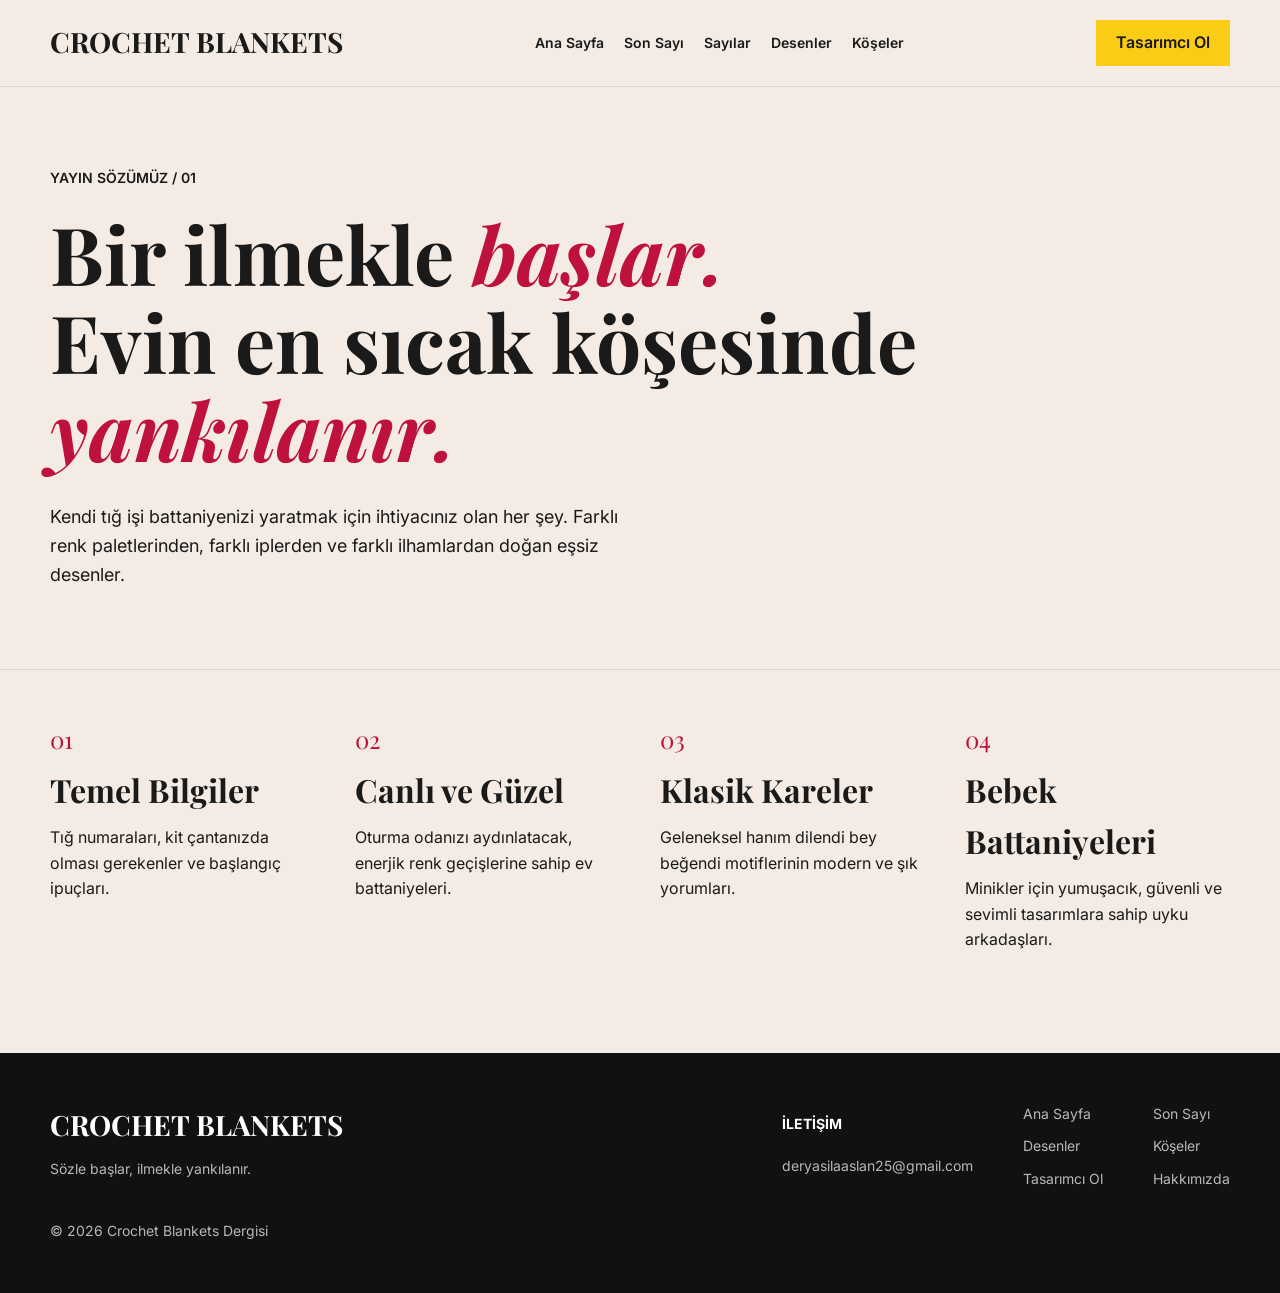
<file: index.html>
<!DOCTYPE html>
<html lang="tr">
<head>
    <meta charset="UTF-8">
    <meta name="viewport" content="width=device-width, initial-scale=1.0">
    <title>Crochet Blankets | Tığ İşi Dergisi</title>
    <link rel="stylesheet" href="css/style.css">
</head>
<body>

    <!-- ÜST MENÜ -->
    <header>
        <a href="index.html" class="logo">CROCHET BLANKETS</a>
        <nav class="nav-links">
            <a href="index.html">Ana Sayfa</a>
            <a href="son-sayi.html">Son Sayı</a>
            <a href="sayilar.html">Sayılar</a>
            <a href="desenler.html">Desenler</a>
            <a href="koseler.html">Köşeler</a>
        </nav>
        <a href="yazar-ol.html" class="btn-yellow">Tasarımcı Ol</a>
    </header>

    <!-- ANA EKRAN (HERO) -->
    <section class="hero">
        <p style="font-weight: 600; margin-bottom: 20px; font-size: 14px;">YAYIN SÖZÜMÜZ / 01</p>
        <h1>Bir ilmekle <span>başlar.</span> <br> Evin en sıcak köşesinde <span>yankılanır.</span></h1>
        <p style="margin-top: 30px;">Kendi tığ işi battaniyenizi yaratmak için ihtiyacınız olan her şey. Farklı renk paletlerinden, farklı iplerden ve farklı ilhamlardan doğan eşsiz desenler.</p>
    </section>

    <!-- KÖŞELER BÖLÜMÜ -->
    <section class="grid-container">
        <div class="card">
            <div class="number">01</div>
            <h3>Temel Bilgiler</h3>
            <p>Tığ numaraları, kit çantanızda olması gerekenler ve başlangıç ipuçları.</p>
        </div>
        <div class="card">
            <div class="number">02</div>
            <h3>Canlı ve Güzel</h3>
            <p>Oturma odanızı aydınlatacak, enerjik renk geçişlerine sahip ev battaniyeleri.</p>
        </div>
        <div class="card">
            <div class="number">03</div>
            <h3>Klasik Kareler</h3>
            <p>Geleneksel hanım dilendi bey beğendi motiflerinin modern ve şık yorumları.</p>
        </div>
        <div class="card">
            <div class="number">04</div>
            <h3>Bebek Battaniyeleri</h3>
            <p>Minikler için yumuşacık, güvenli ve sevimli tasarımlara sahip uyku arkadaşları.</p>
        </div>
    </section>

    <!-- FOOTER -->
    <footer>
        <div>
            <a href="index.html" class="logo">CROCHET BLANKETS</a>
            <p>Sözle başlar, ilmekle yankılanır.</p>
            <p style="margin-top: 40px;">&copy; 2026 Crochet Blankets Dergisi</p>
        </div>
        <div class="footer-links">
            <div>
                <p style="color: #fff; font-weight: bold; opacity: 1;">İLETİŞİM</p>
                <p>deryasilaaslan25@gmail.com</p>
            </div>
            <div>
                <a href="index.html">Ana Sayfa</a>
                <a href="desenler.html">Desenler</a>
                <a href="yazar-ol.html">Tasarımcı Ol</a>
            </div>
            <div>
                <a href="son-sayi.html">Son Sayı</a>
                <a href="koseler.html">Köşeler</a>
                <a href="hakkimizda.html">Hakkımızda</a>
            </div>
        </div>
    </footer>

</body>
</html>
</file>
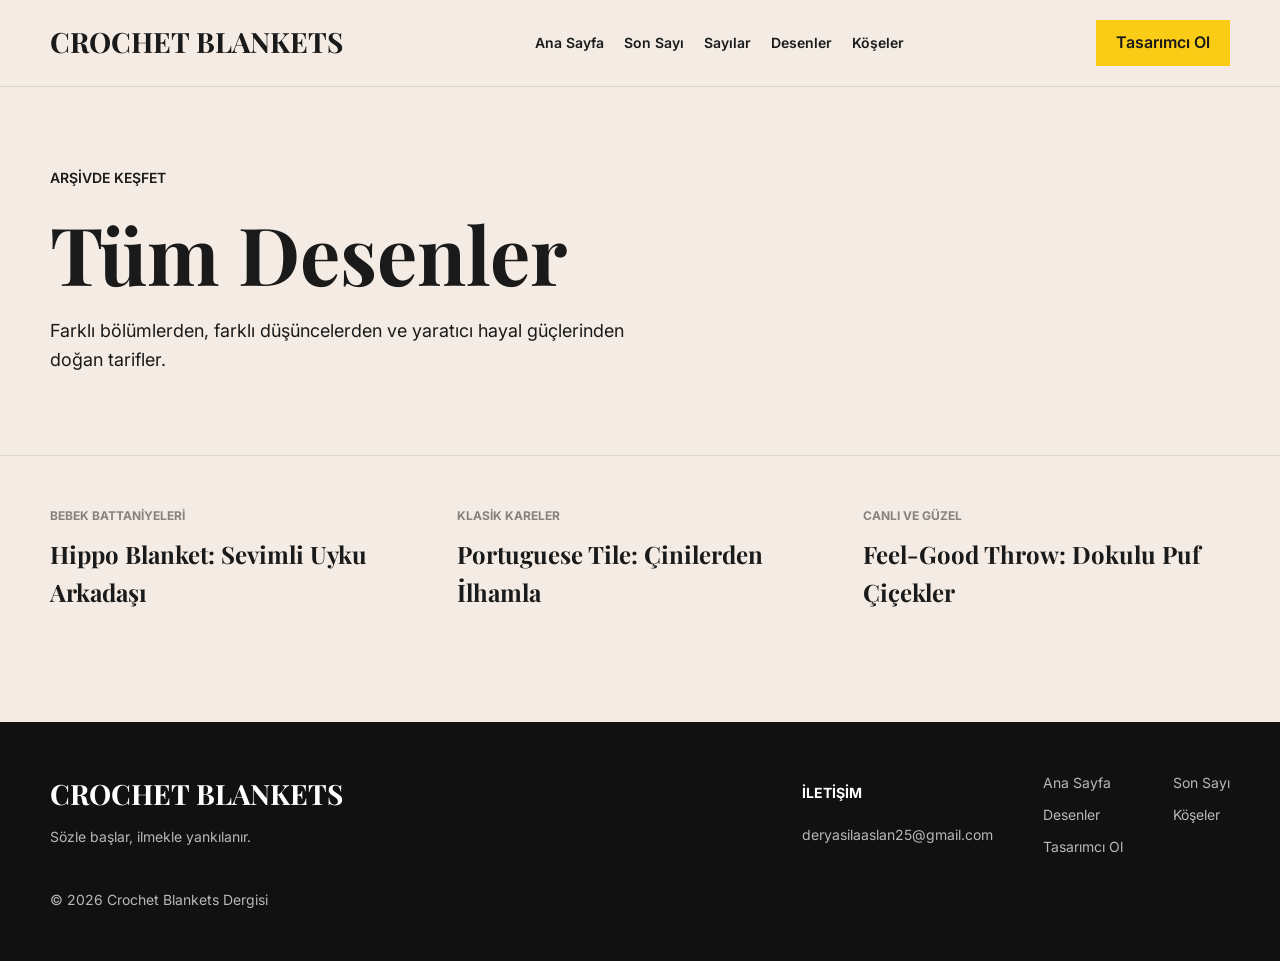
<file: desenler.html>
<!DOCTYPE html>
<html lang="tr">
<head>
    <meta charset="UTF-8">
    <meta name="viewport" content="width=device-width, initial-scale=1.0">
    <title>Desenler | Crochet Blankets</title>
    <link rel="stylesheet" href="css/style.css">
</head>
<body>

    <header>
        <a href="index.html" class="logo">CROCHET BLANKETS</a>
        <nav class="nav-links">
            <a href="index.html">Ana Sayfa</a>
            <a href="son-sayi.html">Son Sayı</a>
            <a href="sayilar.html">Sayılar</a>
            <a href="desenler.html">Desenler</a>
            <a href="koseler.html">Köşeler</a>
        </nav>
        <a href="yazar-ol.html" class="btn-yellow">Tasarımcı Ol</a>
    </header>

    <section class="hero">
        <p style="font-weight: 600; margin-bottom: 20px; font-size: 14px;">ARŞİVDE KEŞFET</p>
        <h1 style="font-size: 5rem; margin-bottom: 20px;">Tüm Desenler</h1>
        <p style="font-size: 18px; max-width: 600px;">Farklı bölümlerden, farklı düşüncelerden ve yaratıcı hayal güçlerinden doğan tarifler.</p>
    </section>

    <section class="grid-container" style="padding: 50px;">
        <div class="card">
            <p style="font-size: 12px; font-weight: bold; opacity: 0.5;">BEBEK BATTANİYELERİ</p>
            <h3 style="font-size: 1.5rem; margin: 10px 0;">Hippo Blanket: Sevimli Uyku Arkadaşı</h3>
        </div>
        <div class="card">
            <p style="font-size: 12px; font-weight: bold; opacity: 0.5;">KLASİK KARELER</p>
            <h3 style="font-size: 1.5rem; margin: 10px 0;">Portuguese Tile: Çinilerden İlhamla</h3>
        </div>
        <div class="card">
            <p style="font-size: 12px; font-weight: bold; opacity: 0.5;">CANLI VE GÜZEL</p>
            <h3 style="font-size: 1.5rem; margin: 10px 0;">Feel-Good Throw: Dokulu Puf Çiçekler</h3>
        </div>
    </section>

    <footer>
        <div>
            <a href="index.html" class="logo">CROCHET BLANKETS</a>
            <p>Sözle başlar, ilmekle yankılanır.</p>
            <p style="margin-top: 40px;">&copy; 2026 Crochet Blankets Dergisi</p>
        </div>
        <div class="footer-links">
            <div>
                <p style="color: #fff; font-weight: bold; opacity: 1;">İLETİŞİM</p>
                <p>deryasilaaslan25@gmail.com</p>
            </div>
            <div>
                <a href="index.html">Ana Sayfa</a>
                <a href="desenler.html">Desenler</a>
                <a href="yazar-ol.html">Tasarımcı Ol</a>
            </div>
            <div>
                <a href="son-sayi.html">Son Sayı</a>
                <a href="koseler.html">Köşeler</a>
            </div>
        </div>
    </footer>

</body>
</html>
</file>
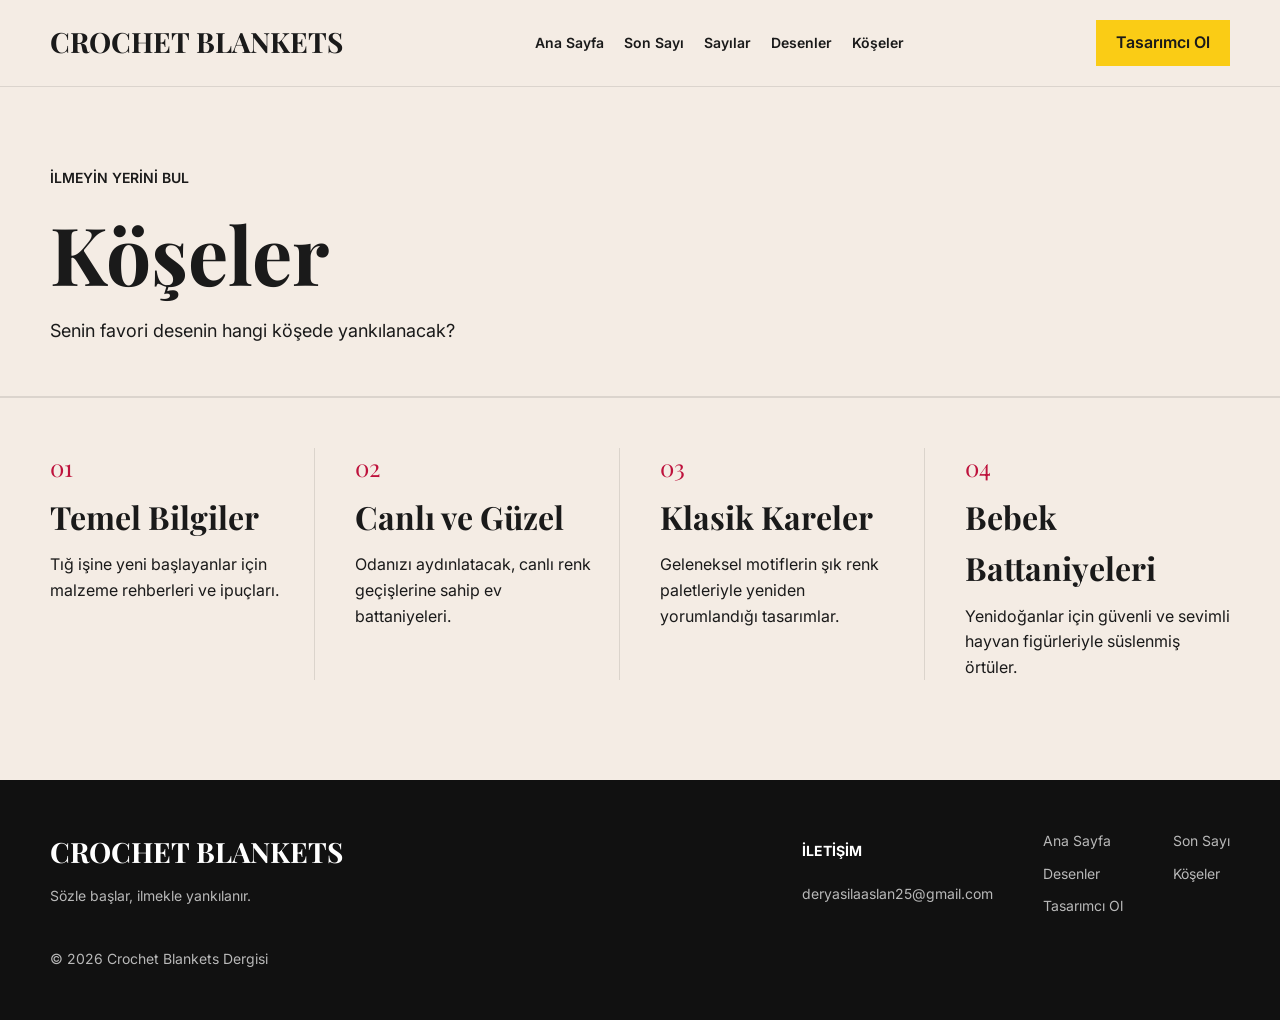
<file: koseler.html>
<!DOCTYPE html>
<html lang="tr">
<head>
    <meta charset="UTF-8">
    <meta name="viewport" content="width=device-width, initial-scale=1.0">
    <title>Köşeler | Crochet Blankets</title>
    <link rel="stylesheet" href="css/style.css">
</head>
<body>

    <header>
        <a href="index.html" class="logo">CROCHET BLANKETS</a>
        <nav class="nav-links">
            <a href="index.html">Ana Sayfa</a>
            <a href="son-sayi.html">Son Sayı</a>
            <a href="sayilar.html">Sayılar</a>
            <a href="desenler.html">Desenler</a>
            <a href="koseler.html">Köşeler</a>
        </nav>
        <a href="yazar-ol.html" class="btn-yellow">Tasarımcı Ol</a>
    </header>

    <section class="hero" style="border-bottom: 1px solid rgba(0,0,0,0.1); padding-bottom: 50px;">
        <p style="font-weight: 600; margin-bottom: 20px; font-size: 14px;">İLMEYİN YERİNİ BUL</p>
        <h1 style="font-size: 5rem; margin-bottom: 20px;">Köşeler</h1>
        <p style="font-size: 18px;">Senin favori desenin hangi köşede yankılanacak?</p>
    </section>

    <section class="grid-container" style="padding: 50px;">
        <div class="card" style="border-right: 1px solid rgba(0,0,0,0.1); padding-right: 20px;">
            <div class="number">01</div>
            <h3>Temel Bilgiler</h3>
            <p>Tığ işine yeni başlayanlar için malzeme rehberleri ve ipuçları.</p>
        </div>
        <div class="card" style="border-right: 1px solid rgba(0,0,0,0.1); padding-right: 20px;">
            <div class="number">02</div>
            <h3>Canlı ve Güzel</h3>
            <p>Odanızı aydınlatacak, canlı renk geçişlerine sahip ev battaniyeleri.</p>
        </div>
        <div class="card" style="border-right: 1px solid rgba(0,0,0,0.1); padding-right: 20px;">
            <div class="number">03</div>
            <h3>Klasik Kareler</h3>
            <p>Geleneksel motiflerin şık renk paletleriyle yeniden yorumlandığı tasarımlar.</p>
        </div>
        <div class="card">
            <div class="number">04</div>
            <h3>Bebek Battaniyeleri</h3>
            <p>Yenidoğanlar için güvenli ve sevimli hayvan figürleriyle süslenmiş örtüler.</p>
        </div>
    </section>

    <footer>
        <div>
            <a href="index.html" class="logo">CROCHET BLANKETS</a>
            <p>Sözle başlar, ilmekle yankılanır.</p>
            <p style="margin-top: 40px;">&copy; 2026 Crochet Blankets Dergisi</p>
        </div>
        <div class="footer-links">
            <div>
                <p style="color: #fff; font-weight: bold; opacity: 1;">İLETİŞİM</p>
                <p>deryasilaaslan25@gmail.com</p>
            </div>
            <div>
                <a href="index.html">Ana Sayfa</a>
                <a href="desenler.html">Desenler</a>
                <a href="yazar-ol.html">Tasarımcı Ol</a>
            </div>
            <div>
                <a href="son-sayi.html">Son Sayı</a>
                <a href="koseler.html">Köşeler</a>
            </div>
        </div>
    </footer>

</body>
</html>
</file>
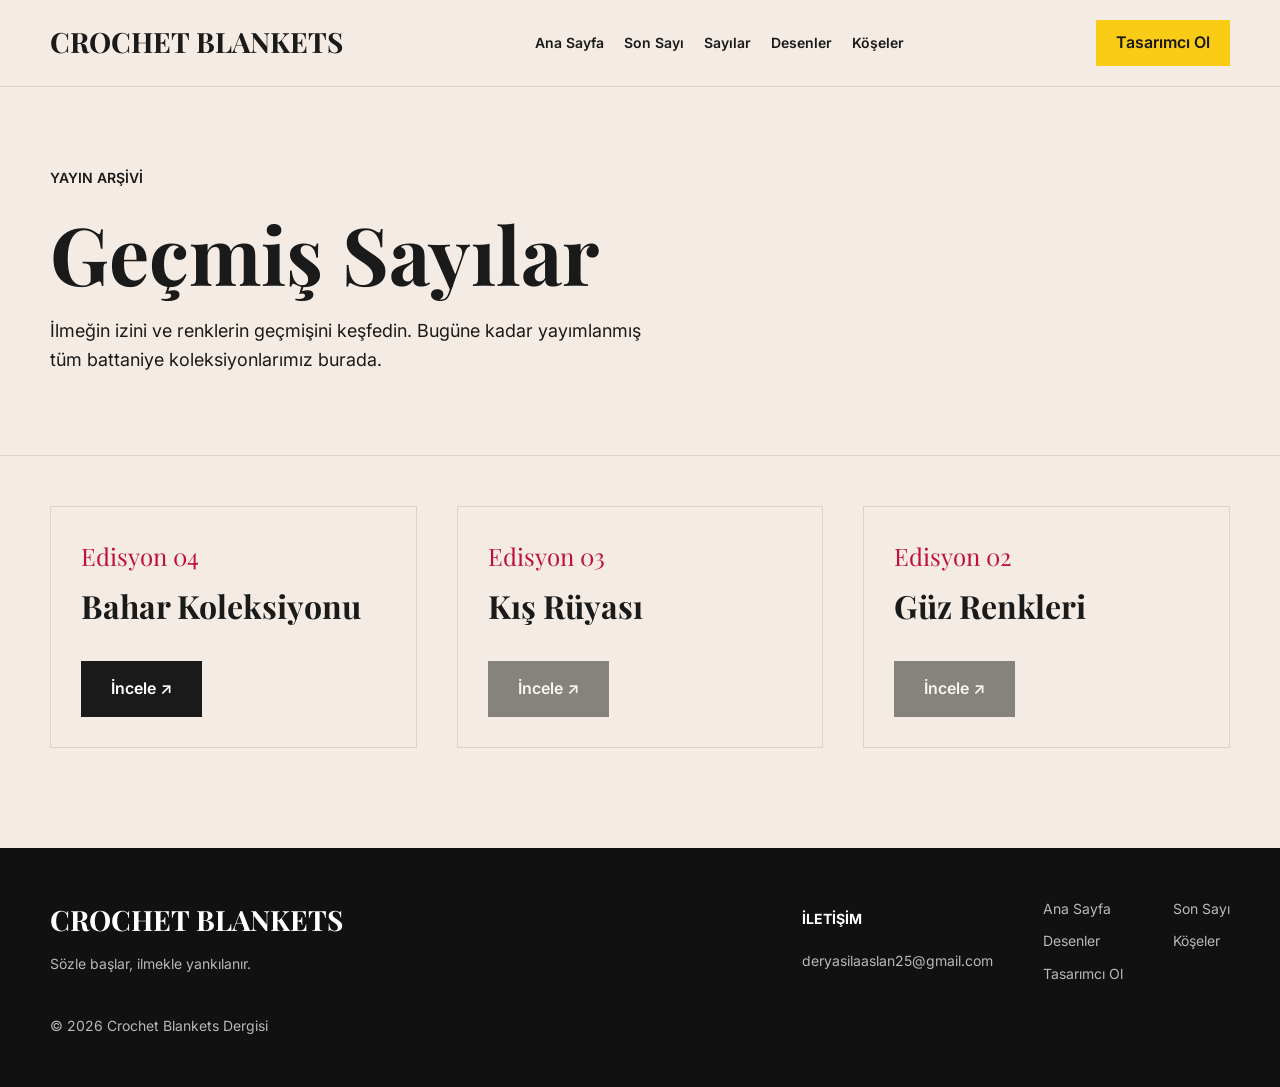
<file: sayilar.html>
<!DOCTYPE html>
<html lang="tr">
<head>
    <meta charset="UTF-8">
    <meta name="viewport" content="width=device-width, initial-scale=1.0">
    <title>Sayılar | Crochet Blankets</title>
    <link rel="stylesheet" href="css/style.css">
</head>
<body>

    <header>
        <a href="index.html" class="logo">CROCHET BLANKETS</a>
        <nav class="nav-links">
            <a href="index.html">Ana Sayfa</a>
            <a href="son-sayi.html">Son Sayı</a>
            <a href="sayilar.html">Sayılar</a>
            <a href="desenler.html">Desenler</a>
            <a href="koseler.html">Köşeler</a>
        </nav>
        <a href="yazar-ol.html" class="btn-yellow">Tasarımcı Ol</a>
    </header>

    <section class="hero">
        <p style="font-weight: 600; margin-bottom: 20px; font-size: 14px;">YAYIN ARŞİVİ</p>
        <h1 style="font-size: 5rem; margin-bottom: 20px;">Geçmiş Sayılar</h1>
        <p style="font-size: 18px; max-width: 600px;">İlmeğin izini ve renklerin geçmişini keşfedin. Bugüne kadar yayımlanmış tüm battaniye koleksiyonlarımız burada.</p>
    </section>

    <section class="grid-container" style="padding: 50px;">
        <div class="card" style="padding: 30px; border: 1px solid rgba(0,0,0,0.1);">
            <div class="number">Edisyon 04</div>
            <h3>Bahar Koleksiyonu</h3>
            <a href="son-sayi.html" class="btn-dark">İncele &#x2197;</a>
        </div>
        <div class="card" style="padding: 30px; border: 1px solid rgba(0,0,0,0.1);">
            <div class="number">Edisyon 03</div>
            <h3>Kış Rüyası</h3>
            <a href="#" class="btn-dark" style="opacity: 0.5;">İncele &#x2197;</a>
        </div>
        <div class="card" style="padding: 30px; border: 1px solid rgba(0,0,0,0.1);">
            <div class="number">Edisyon 02</div>
            <h3>Güz Renkleri</h3>
            <a href="#" class="btn-dark" style="opacity: 0.5;">İncele &#x2197;</a>
        </div>
    </section>

    <footer>
        <div>
            <a href="index.html" class="logo">CROCHET BLANKETS</a>
            <p>Sözle başlar, ilmekle yankılanır.</p>
            <p style="margin-top: 40px;">&copy; 2026 Crochet Blankets Dergisi</p>
        </div>
        <div class="footer-links">
            <div>
                <p style="color: #fff; font-weight: bold; opacity: 1;">İLETİŞİM</p>
                <p>deryasilaaslan25@gmail.com</p>
            </div>
            <div>
                <a href="index.html">Ana Sayfa</a>
                <a href="desenler.html">Desenler</a>
                <a href="yazar-ol.html">Tasarımcı Ol</a>
            </div>
            <div>
                <a href="son-sayi.html">Son Sayı</a>
                <a href="koseler.html">Köşeler</a>
            </div>
        </div>
    </footer>

</body>
</html>
</file>
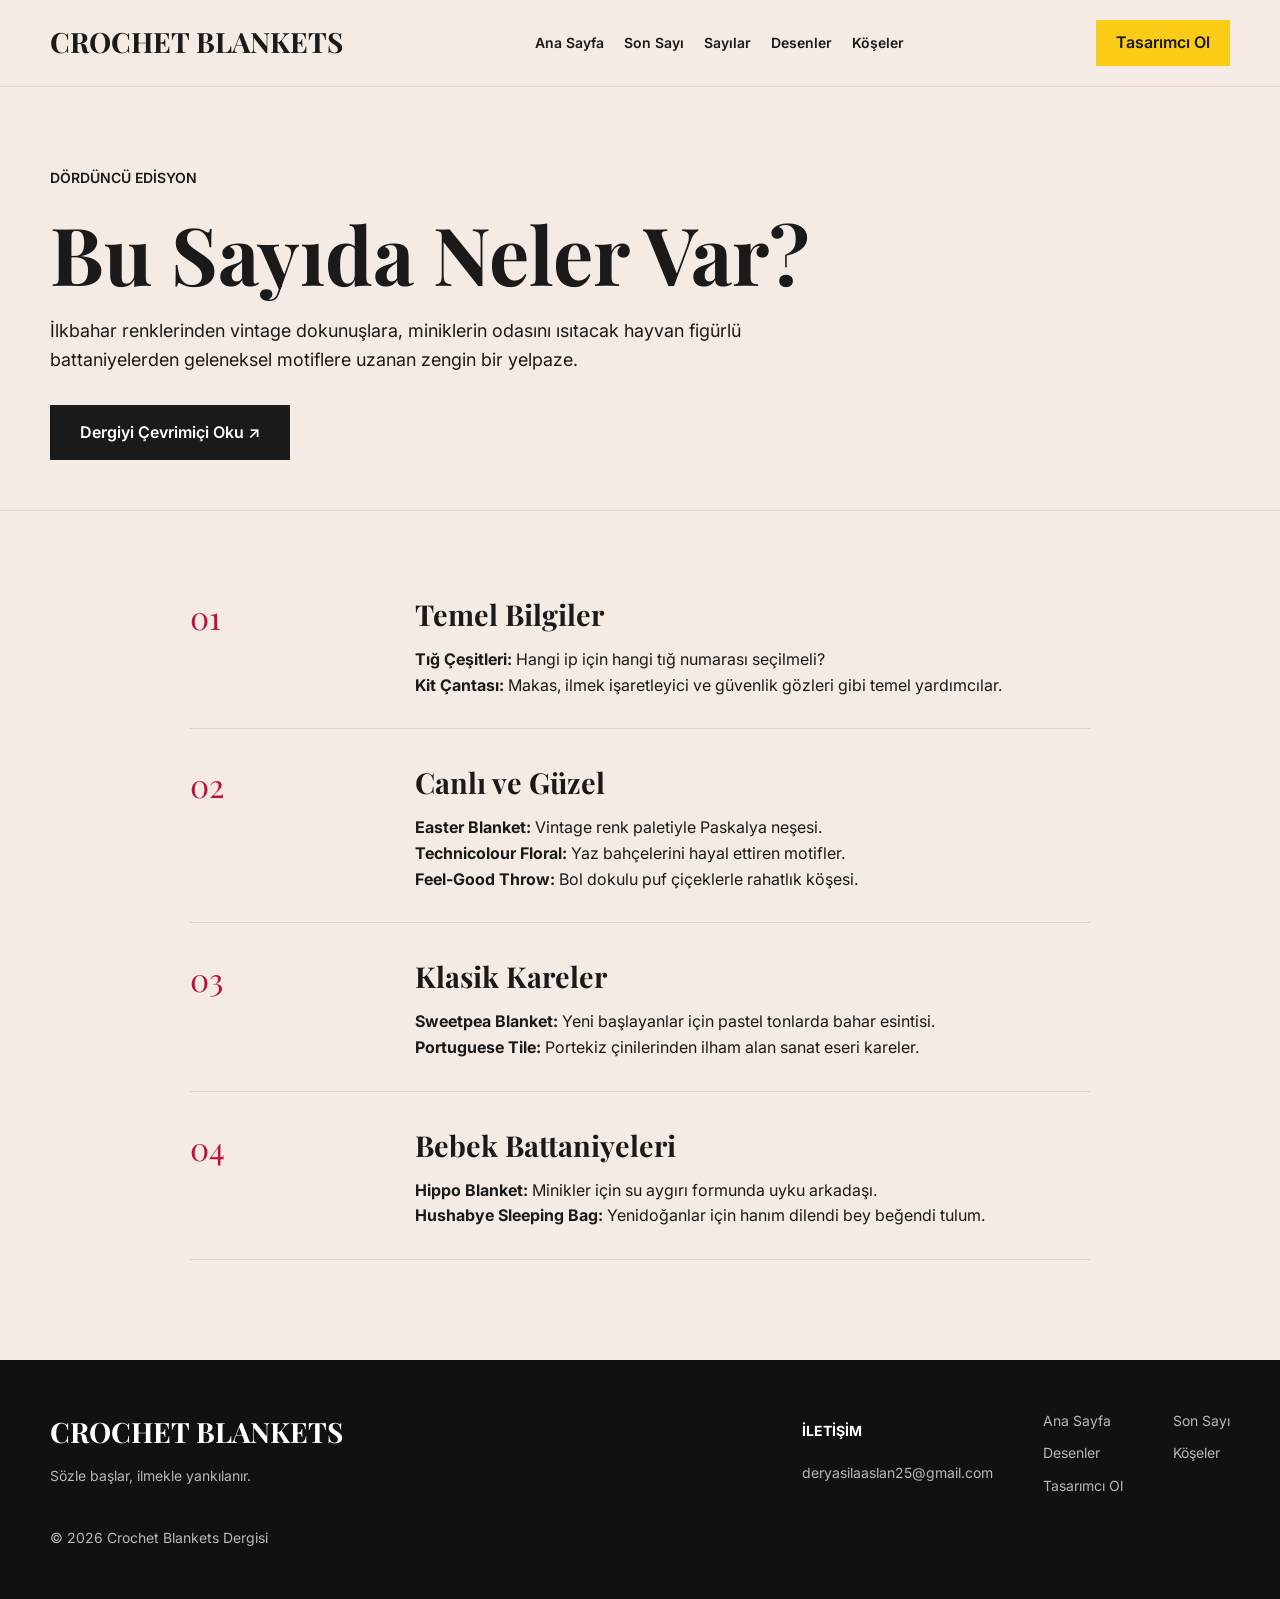
<file: son-sayi.html>
<!DOCTYPE html>
<html lang="tr">
<head>
    <meta charset="UTF-8">
    <meta name="viewport" content="width=device-width, initial-scale=1.0">
    <title>Son Sayı | Crochet Blankets</title>
    <link rel="stylesheet" href="css/style.css">
</head>
<body>

    <header>
        <a href="index.html" class="logo">CROCHET BLANKETS</a>
        <nav class="nav-links">
            <a href="index.html">Ana Sayfa</a>
            <a href="son-sayi.html">Son Sayı</a>
            <a href="sayilar.html">Sayılar</a>
            <a href="desenler.html">Desenler</a>
            <a href="koseler.html">Köşeler</a>
        </nav>
        <a href="yazar-ol.html" class="btn-yellow">Tasarımcı Ol</a>
    </header>

    <section class="hero" style="border-bottom: 1px solid rgba(0,0,0,0.1); padding-bottom: 50px;">
        <p style="font-weight: 600; margin-bottom: 20px; font-size: 14px;">DÖRDÜNCÜ EDİSYON</p>
        <h1 style="font-size: 5rem; margin-bottom: 20px;">Bu Sayıda Neler Var?</h1>
        <p style="font-size: 18px; max-width: 800px;">İlkbahar renklerinden vintage dokunuşlara, miniklerin odasını ısıtacak hayvan figürlü battaniyelerden geleneksel motiflere uzanan zengin bir yelpaze.</p>
        
        <!-- YENİ EKLENEN OKUMA BUTONU -->
        <a href="oku.html" class="btn-dark" style="margin-top: 30px;">Dergiyi Çevrimiçi Oku &#x2197;</a>
    </section>

    <section style="padding: 50px; max-width: 1000px; margin: 0 auto;">
        
        <div style="display: flex; border-bottom: 1px solid rgba(0,0,0,0.1); padding: 30px 0;">
            <div style="flex: 1; font-family: 'Playfair Display', serif; font-size: 2rem; color: var(--accent-red);">01</div>
            <div style="flex: 3;">
                <h3 style="font-size: 1.8rem; margin-bottom: 10px;">Temel Bilgiler</h3>
                <p><strong>Tığ Çeşitleri:</strong> Hangi ip için hangi tığ numarası seçilmeli?<br>
                <strong>Kit Çantası:</strong> Makas, ilmek işaretleyici ve güvenlik gözleri gibi temel yardımcılar.</p>
            </div>
        </div>

        <div style="display: flex; border-bottom: 1px solid rgba(0,0,0,0.1); padding: 30px 0;">
            <div style="flex: 1; font-family: 'Playfair Display', serif; font-size: 2rem; color: var(--accent-red);">02</div>
            <div style="flex: 3;">
                <h3 style="font-size: 1.8rem; margin-bottom: 10px;">Canlı ve Güzel</h3>
                <p><strong>Easter Blanket:</strong> Vintage renk paletiyle Paskalya neşesi.<br>
                <strong>Technicolour Floral:</strong> Yaz bahçelerini hayal ettiren motifler.<br>
                <strong>Feel-Good Throw:</strong> Bol dokulu puf çiçeklerle rahatlık köşesi.</p>
            </div>
        </div>

        <div style="display: flex; border-bottom: 1px solid rgba(0,0,0,0.1); padding: 30px 0;">
            <div style="flex: 1; font-family: 'Playfair Display', serif; font-size: 2rem; color: var(--accent-red);">03</div>
            <div style="flex: 3;">
                <h3 style="font-size: 1.8rem; margin-bottom: 10px;">Klasik Kareler</h3>
                <p><strong>Sweetpea Blanket:</strong> Yeni başlayanlar için pastel tonlarda bahar esintisi.<br>
                <strong>Portuguese Tile:</strong> Portekiz çinilerinden ilham alan sanat eseri kareler.</p>
            </div>
        </div>

        <div style="display: flex; border-bottom: 1px solid rgba(0,0,0,0.1); padding: 30px 0;">
            <div style="flex: 1; font-family: 'Playfair Display', serif; font-size: 2rem; color: var(--accent-red);">04</div>
            <div style="flex: 3;">
                <h3 style="font-size: 1.8rem; margin-bottom: 10px;">Bebek Battaniyeleri</h3>
                <p><strong>Hippo Blanket:</strong> Minikler için su aygırı formunda uyku arkadaşı.<br>
                <strong>Hushabye Sleeping Bag:</strong> Yenidoğanlar için hanım dilendi bey beğendi tulum.</p>
            </div>
        </div>

    </section>

    <footer>
        <div>
            <a href="index.html" class="logo">CROCHET BLANKETS</a>
            <p>Sözle başlar, ilmekle yankılanır.</p>
            <p style="margin-top: 40px;">&copy; 2026 Crochet Blankets Dergisi</p>
        </div>
        <div class="footer-links">
            <div>
                <p style="color: #fff; font-weight: bold; opacity: 1;">İLETİŞİM</p>
                <p>deryasilaaslan25@gmail.com</p>
            </div>
            <div>
                <a href="index.html">Ana Sayfa</a>
                <a href="desenler.html">Desenler</a>
                <a href="yazar-ol.html">Tasarımcı Ol</a>
            </div>
            <div>
                <a href="son-sayi.html">Son Sayı</a>
                <a href="koseler.html">Köşeler</a>
            </div>
        </div>
    </footer>

</body>
</html>
</file>
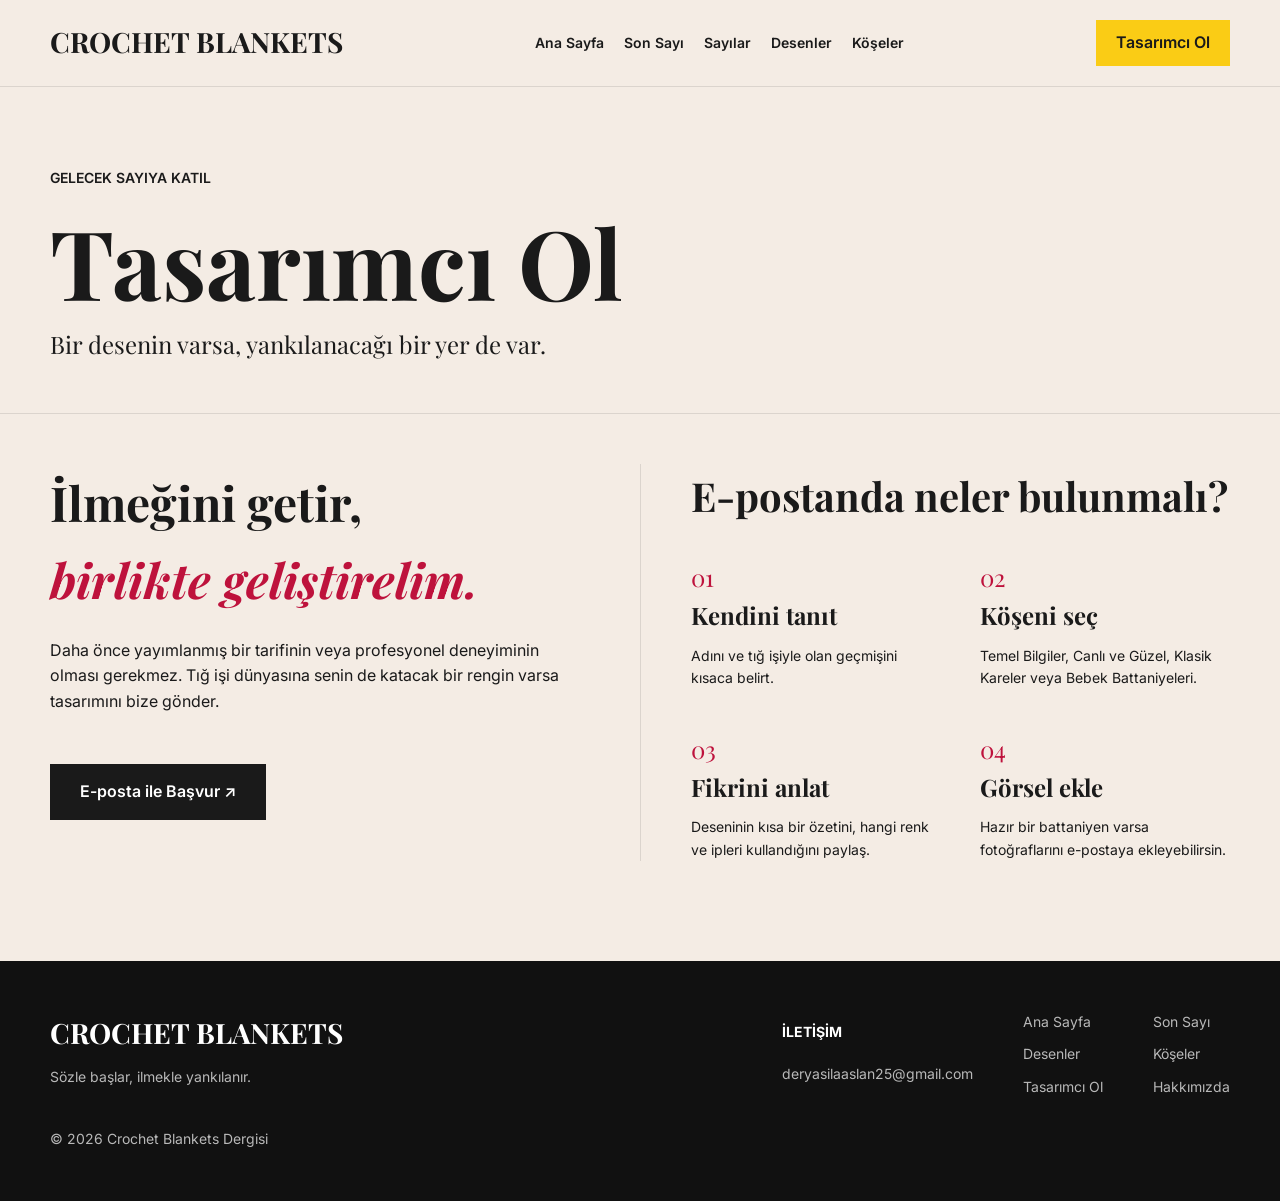
<file: yazar-ol.html>
<!DOCTYPE html>
<html lang="tr">
<head>
    <meta charset="UTF-8">
    <meta name="viewport" content="width=device-width, initial-scale=1.0">
    <title>Tasarımcı Ol | Crochet Blankets</title>
    <link rel="stylesheet" href="css/style.css">
</head>
<body>

    <!-- ÜST MENÜ -->
    <header>
        <a href="index.html" class="logo">CROCHET BLANKETS</a>
        <nav class="nav-links">
            <a href="index.html">Ana Sayfa</a>
            <a href="son-sayi.html">Son Sayı</a>
            <a href="sayilar.html">Sayılar</a>
            <a href="desenler.html">Desenler</a>
            <a href="koseler.html">Köşeler</a>
        </nav>
        <a href="yazar-ol.html" class="btn-yellow">Tasarımcı Ol</a>
    </header>

    <!-- ANA EKRAN -->
    <section class="hero" style="display: flex; justify-content: space-between; border-bottom: 1px solid rgba(0,0,0,0.1); padding-bottom: 50px;">
        <div style="flex: 1;">
            <p style="font-weight: 600; margin-bottom: 20px; font-size: 14px;">GELECEK SAYIYA KATIL</p>
            <h1 style="font-size: 6rem; margin-bottom: 10px;">Tasarımcı Ol</h1>
            <p style="font-family: 'Playfair Display', serif; font-size: 24px; color: var(--text-dark);">Bir desenin varsa, yankılanacağı bir yer de var.</p>
        </div>
    </section>

    <!-- BAŞVURU DETAYLARI -->
    <section style="display: flex; padding: 50px;">
        <div style="flex: 1; padding-right: 50px; border-right: 1px solid rgba(0,0,0,0.1);">
            <h2 style="font-size: 3rem; color: var(--text-dark); margin-bottom: 20px;">İlmeğini getir, <br><span style="color: var(--accent-red); font-style: italic;">birlikte geliştirelim.</span></h2>
            <p style="margin-bottom: 30px;">Daha önce yayımlanmış bir tarifinin veya profesyonel deneyiminin olması gerekmez. Tığ işi dünyasına senin de katacak bir rengin varsa tasarımını bize gönder.</p>
            
            <!-- MAİL BUTONU -->
            <a href="mailto:deryasilaaslan25@gmail.com" class="btn-dark">E-posta ile Başvur &#x2197;</a>
        </div>

        <div style="flex: 1; padding-left: 50px;">
            <h2 style="font-size: 2.5rem; margin-bottom: 30px;">E-postanda neler bulunmalı?</h2>
            
            <div style="display: grid; grid-template-columns: 1fr 1fr; gap: 40px;">
                <div>
                    <div class="number" style="color: var(--accent-red); font-size: 1.5rem; font-family: 'Playfair Display', serif;">01</div>
                    <h3 style="font-family: 'Playfair Display', serif; font-size: 1.5rem; margin-bottom: 10px;">Kendini tanıt</h3>
                    <p style="font-size: 14px;">Adını ve tığ işiyle olan geçmişini kısaca belirt.</p>
                </div>
                <div>
                    <div class="number" style="color: var(--accent-red); font-size: 1.5rem; font-family: 'Playfair Display', serif;">02</div>
                    <h3 style="font-family: 'Playfair Display', serif; font-size: 1.5rem; margin-bottom: 10px;">Köşeni seç</h3>
                    <p style="font-size: 14px;">Temel Bilgiler, Canlı ve Güzel, Klasik Kareler veya Bebek Battaniyeleri.</p>
                </div>
                <div>
                    <div class="number" style="color: var(--accent-red); font-size: 1.5rem; font-family: 'Playfair Display', serif;">03</div>
                    <h3 style="font-family: 'Playfair Display', serif; font-size: 1.5rem; margin-bottom: 10px;">Fikrini anlat</h3>
                    <p style="font-size: 14px;">Deseninin kısa bir özetini, hangi renk ve ipleri kullandığını paylaş.</p>
                </div>
                <div>
                    <div class="number" style="color: var(--accent-red); font-size: 1.5rem; font-family: 'Playfair Display', serif;">04</div>
                    <h3 style="font-family: 'Playfair Display', serif; font-size: 1.5rem; margin-bottom: 10px;">Görsel ekle</h3>
                    <p style="font-size: 14px;">Hazır bir battaniyen varsa fotoğraflarını e-postaya ekleyebilirsin.</p>
                </div>
            </div>
        </div>
    </section>

    <!-- FOOTER -->
    <footer>
        <div>
            <a href="index.html" class="logo">CROCHET BLANKETS</a>
            <p>Sözle başlar, ilmekle yankılanır.</p>
            <p style="margin-top: 40px;">&copy; 2026 Crochet Blankets Dergisi</p>
        </div>
        <div class="footer-links">
            <div>
                <p style="color: #fff; font-weight: bold; opacity: 1;">İLETİŞİM</p>
                <p>deryasilaaslan25@gmail.com</p>
            </div>
            <div>
                <a href="index.html">Ana Sayfa</a>
                <a href="desenler.html">Desenler</a>
                <a href="yazar-ol.html">Tasarımcı Ol</a>
            </div>
            <div>
                <a href="son-sayi.html">Son Sayı</a>
                <a href="koseler.html">Köşeler</a>
                <a href="hakkimizda.html">Hakkımızda</a>
            </div>
        </div>
    </footer>

</body>
</html>
</file>
<file: css/style.css>
@import url('https://fonts.googleapis.com/css2?family=Inter:wght@400;600&family=Playfair+Display:ital,wght@0,400;0,700;1,400&display=swap');

:root {
  --bg-cream: #f4ece4;
  --text-dark: #1a1a1a;
  --accent-yellow: #facc15;
  --accent-red: #be123c;
  --footer-bg: #111;
}

* {
  margin: 0;
  padding: 0;
  box-sizing: border-box;
}

body {
  font-family: 'Inter', sans-serif;
  background-color: var(--bg-cream);
  color: var(--text-dark);
  line-height: 1.6;
}

h1, h2, h3, h4, .serif {
  font-family: 'Playfair Display', serif;
}

/* NAVBAR */
header {
  display: flex;
  justify-content: space-between;
  align-items: center;
  padding: 20px 50px;
  border-bottom: 1px solid rgba(0,0,0,0.1);
}

.logo {
  font-size: 28px;
  font-weight: 700;
  text-decoration: none;
  color: var(--text-dark);
  font-family: 'Playfair Display', serif;
}

.nav-links {
  display: flex;
  gap: 20px;
}

.nav-links a {
  text-decoration: none;
  color: var(--text-dark);
  font-size: 14px;
  font-weight: 600;
}

.btn-yellow {
  background-color: var(--accent-yellow);
  color: var(--text-dark);
  padding: 10px 20px;
  text-decoration: none;
  font-weight: 600;
  transition: 0.3s;
}

.btn-yellow:hover {
  background-color: #eab308;
}

/* HERO SECTION */
.hero {
  padding: 80px 50px;
  text-align: left;
}

.hero h1 {
  font-size: 5rem;
  line-height: 1.1;
  margin-bottom: 20px;
}

.hero h1 span {
  color: var(--accent-red);
  font-style: italic;
}

.hero p {
  font-size: 18px;
  max-width: 600px;
}

/* GRID SECTIONS */
.grid-container {
  display: grid;
  grid-template-columns: repeat(auto-fit, minmax(250px, 1fr));
  gap: 40px;
  padding: 50px;
  border-top: 1px solid rgba(0,0,0,0.1);
}

.card h3 {
  font-size: 2rem;
  margin-bottom: 10px;
  color: var(--text-dark);
}

.card .number {
  color: var(--accent-red);
  font-size: 1.5rem;
  font-family: 'Playfair Display', serif;
  margin-bottom: 5px;
}

/* BLACK BUTTON */
.btn-dark {
  background-color: var(--text-dark);
  color: #fff;
  padding: 15px 30px;
  text-decoration: none;
  display: inline-block;
  margin-top: 20px;
  font-weight: 600;
}

/* FOOTER */
footer {
  background-color: var(--footer-bg);
  color: #fff;
  padding: 50px;
  display: flex;
  justify-content: space-between;
  margin-top: 50px;
}

footer .logo {
  color: #fff;
}

footer p {
  font-size: 14px;
  opacity: 0.7;
  margin-top: 10px;
}

.footer-links {
  display: flex;
  gap: 50px;
}

.footer-links div {
  display: flex;
  flex-direction: column;
  gap: 10px;
}

.footer-links a {
  color: #fff;
  text-decoration: none;
  opacity: 0.7;
  font-size: 14px;
}
</file>
